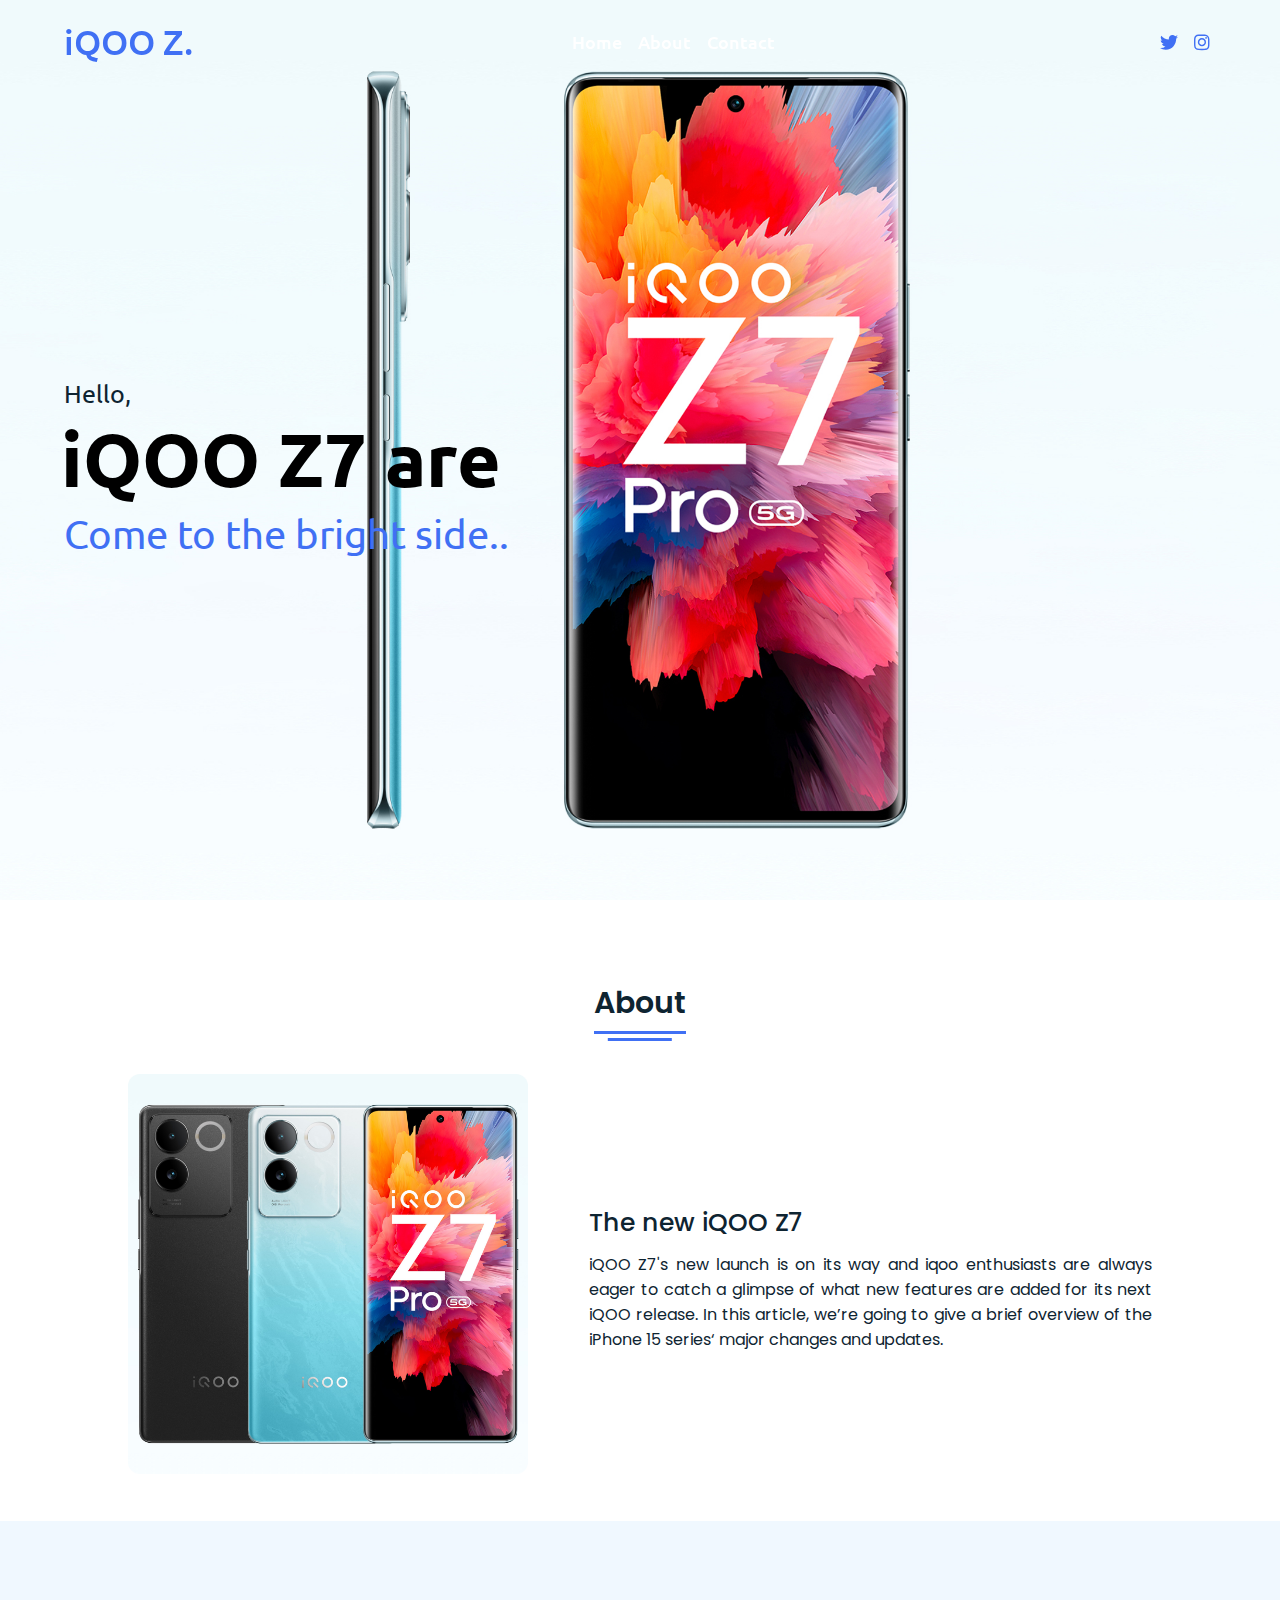
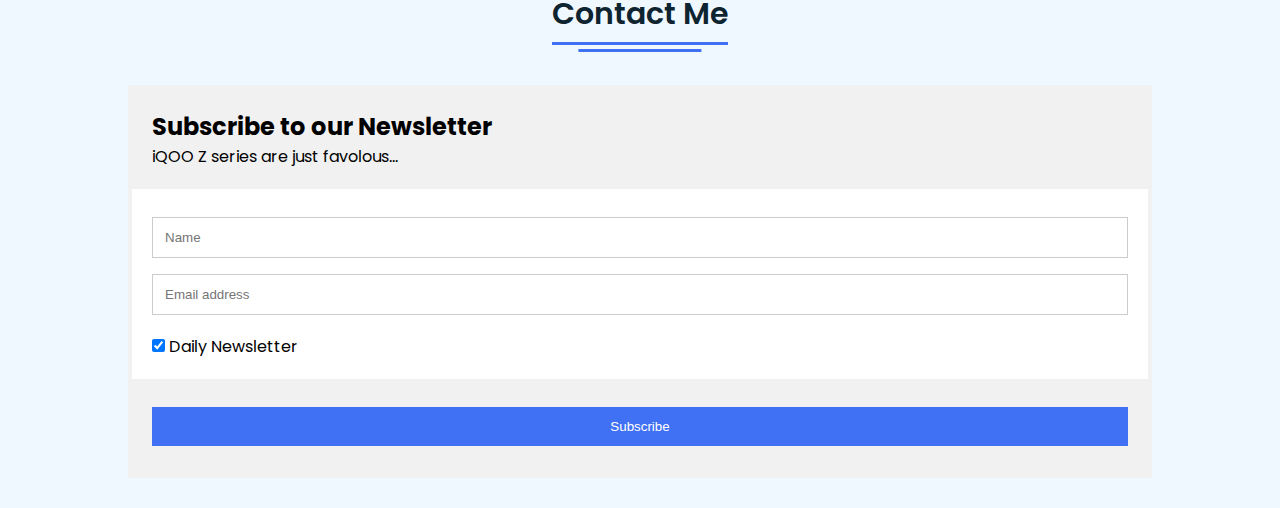
<file: Product-portfolio/index.html>
<!DOCTYPE html>
<!-- Website - www.codingnepalweb.com -->
<html lang="en" dir="ltr">
  <head>
    <meta charset="UTF-8" />
    <title>Product Portfolio</title>
    <link rel="stylesheet" href="style.css" />
    <!-- Fontawesome CDN Link -->
    <link rel="stylesheet" href="https://cdnjs.cloudflare.com/ajax/libs/font-awesome/5.15.2/css/all.min.css" />
    <meta name="viewport" content="width=device-width, initial-scale=1.0" />
  </head>
  <body>
    <!-- Move to up button -->
    <div class="scroll-button">
      <a href="#home"><i class="fas fa-arrow-up"></i></a>
    </div>
    <!-- navgaition menu -->
    <nav>
      <div class="navbar">
        <div class="logo"><a href="#">iQOO Z.</a></div>
        <ul class="menu">
          <li><a href="#home">Home</a></li>
          <li><a href="#about">About</a></li>
          <li><a href="#contact">Contact</a></li>
          <div class="cancel-btn">
            <i class="fas fa-times"></i>
          </div>
        </ul>
        <div class="media-icons">
          <a href="https://twitter.com/IqooInd"><i class="fab fa-twitter"></i></a>
          <a href="https://www.instagram.com/iqooind/"><i class="fab fa-instagram"></i></a>
        </div>
      </div>
      <div class="menu-btn">
        <i class="fas fa-bars"></i>
      </div>
    </nav>

    <!-- Home Section Start -->
    <section class="home" id="home">
      <div class="home-content">
        <div class="text">
          <div class="text-one">Hello,</div>
          <div class="text-two">iQOO Z7 are </div>
          <div class="text-three">Come to the bright side..</div>
        </div>
      </div>
    </section>
    
    <!-- About Section Start -->
    <section class="about" id="about">
      <div class="content">
        <div class="title"><span>About</span></div>
        <div class="about-details">
          <div class="left">
            <img src="gallery-pc-img1.jpg" alt="" />
          </div>
          <div class="right">
            <div class="topic">The new iQOO Z7</div>
            <p>
                iQOO Z7's new launch is on its way and iqoo enthusiasts are always eager to catch a glimpse of what new features are added for its next iQOO release. In this article, we’re going to give a brief overview of the iPhone 15 series‘ major changes and updates.
            </p>
        </div>
      </div>
      </div>
    </section>

    <!-- Contact Me section Start -->
    <section class="contact" id="contact">
      <div class="content">
        <div class="title"><span>Contact Me</span></div>
        <form action="action_page.php">
          <div class="container">
            <h2>Subscribe to our Newsletter</h2>
            <p>iQOO Z series are just favolous...</p>
          </div>
        
          <div class="container" style="background-color:white">
            <input type="text" placeholder="Name" name="name" required>
            <input type="text" placeholder="Email address" name="mail" required>
            <label>
              <input type="checkbox" checked="checked" name="subscribe"> Daily Newsletter
            </label>
          </div>
        
          <div class="container">
            <input type="submit" value="Subscribe">
          </div>
        </form>
      </div>
    </section>
    <script src="script.js"></script>
  </body>
</html>
</file>
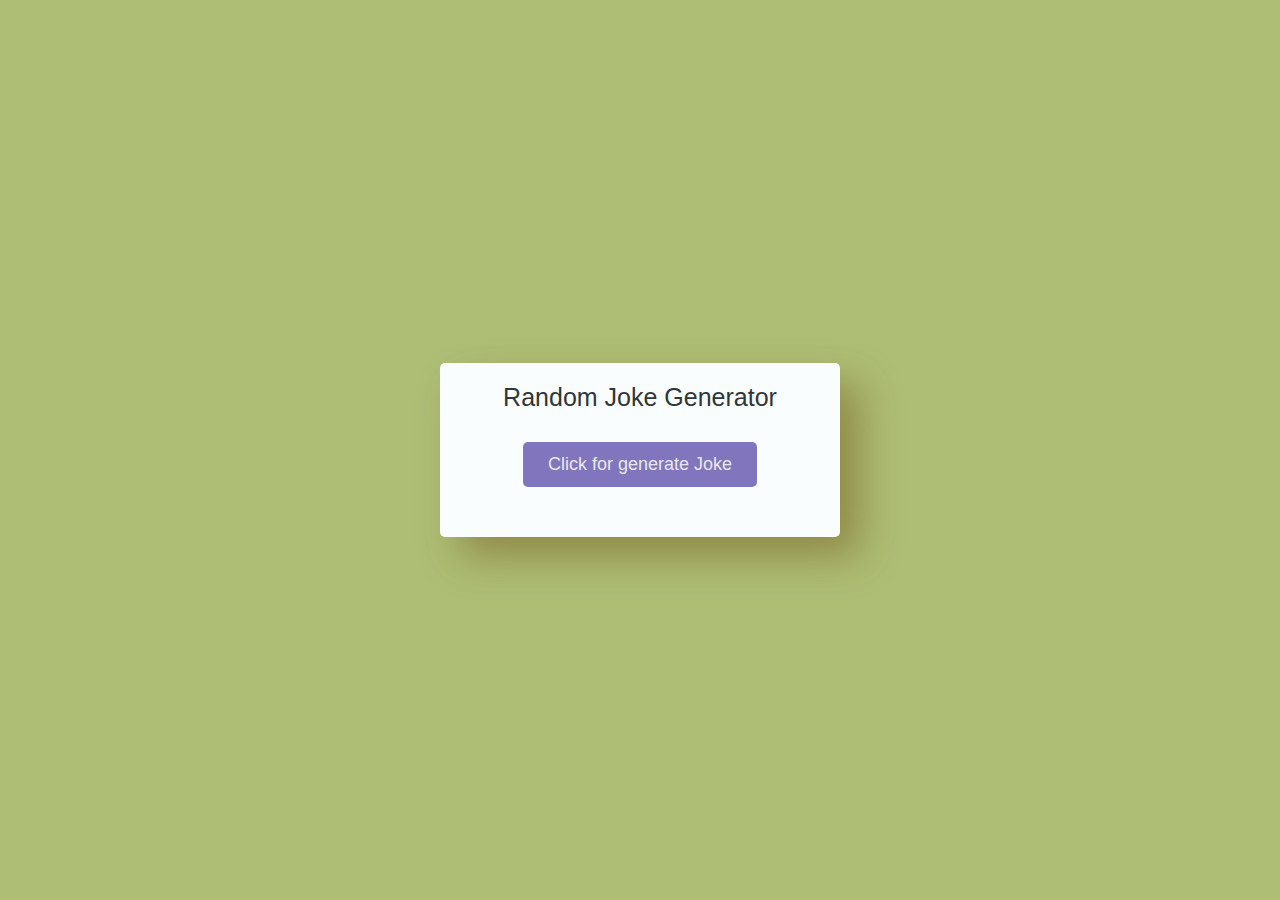
<file: Random-Joke_Generator/index.html>
<!DOCTYPE html>
<html lang="en">
<head>


    <meta name="viewport" content="width=device-width, initial-scale=1.0">
    <title>Random Joke Generator</title>

    <link rel="stylesheet" href="style.css">


</head>
<body>
    <div class="wrapper">
        <span>Random Joke Generator</span>
        <p id="joke"></p>
        <button id="btn">Click for generate Joke</button>
    </div>

  <script type="text/javascript" src="script.js"></script>
</body>
</html>
</file>
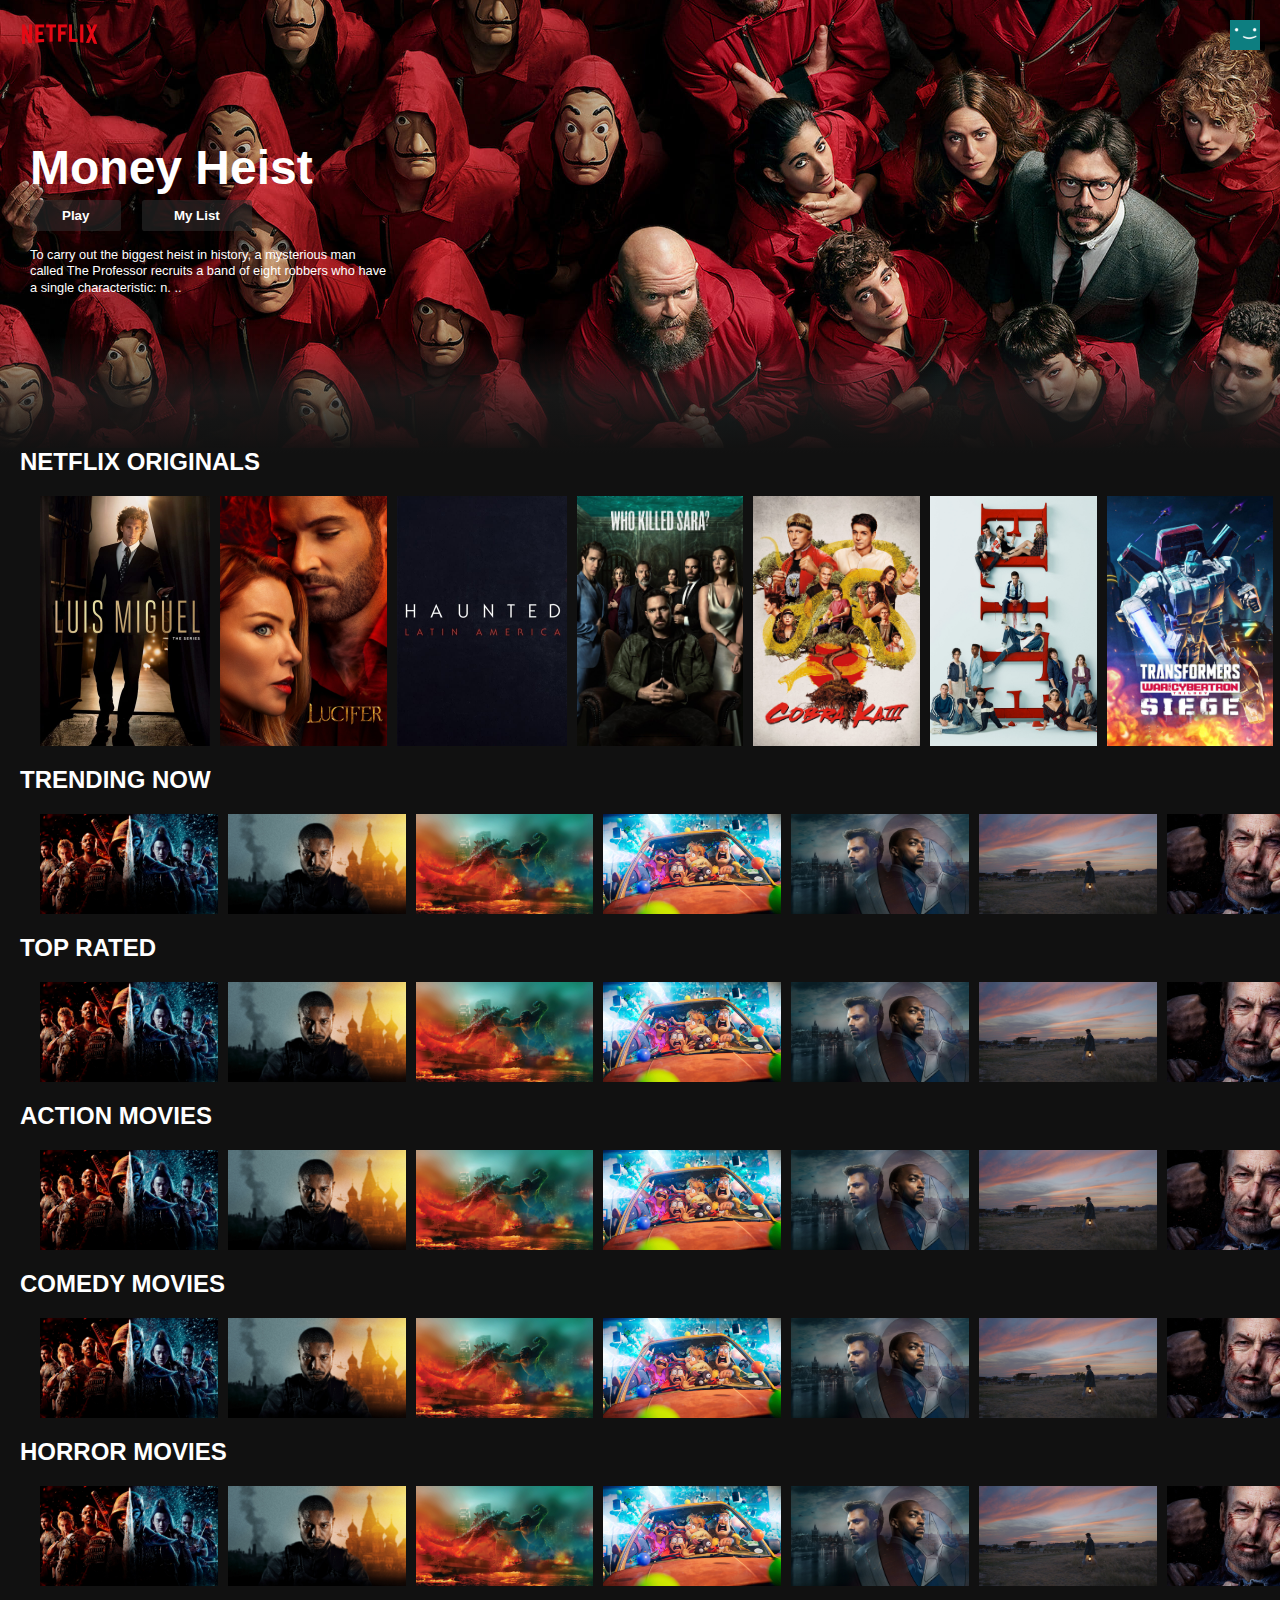
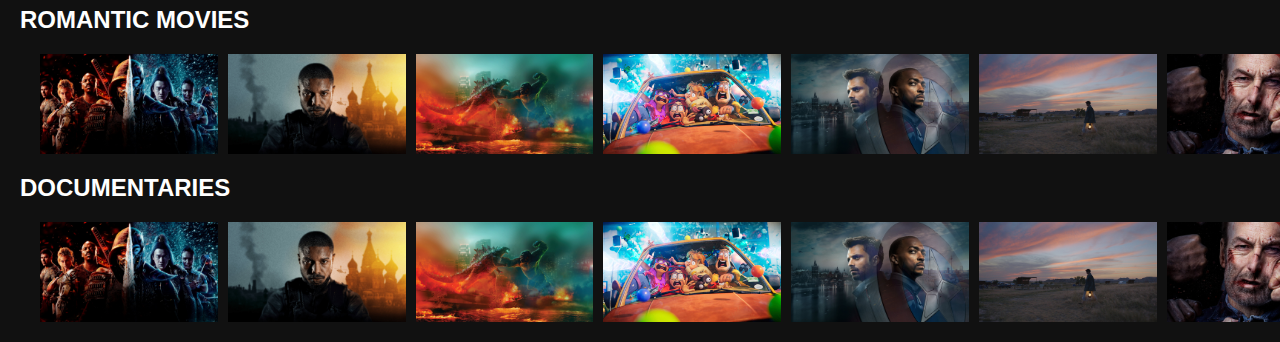
<file: Netflix-Clone/Netflix-Clone/index.html>
<!DOCTYPE html>
<html lang="en">
<head>
    <meta charset="UTF-8">
    <meta name="viewport" content="width=device-width, initial-scale=1.0">
    <title>NETFLIX CLONE</title>
    <link rel="stylesheet" href="./style.css" />
</head>
<body>

    <div class="nav" id="nav">
        <img src="netflix-logo.png" alt="logo" class="nav__logo">
        <img src="netflix-avatar.png" alt="logo" class="nav__avatar">
    </div>

    <!--Header-->
    <div class="banner">
        <div class="banner__contents">
            <h1 class="banner__title">Money Heist</h1>
            <div class="banner__buttons">
                <button class="banner__button">Play</button>
                <button class="banner__button">My List</button>
            </div>
            <div class="banner__description">
                To carry out the biggest heist in history, a mysterious man called The Professor recruits
a band of eight robbers who have a single characteristic: n. ..
            </div>
        </div>
    <div class="banner--fadeBottom"></div>
    </div>

    <!--NETFLIX ORIGINALS-->
    <div class="row">
        <H2>NETFLIX ORIGINALS</H2>
        <div class="row__posters">
            <img src="large-movie1.jpg" alt="Largemovie1" class="row__poster row__posterLarge">
            <img src="large-movie2.jpg" alt="Largemovie2" class="row__poster row__posterLarge">
            <img src="large-movie3.jpg" alt="Largemovie3" class="row__poster row__posterLarge">
            <img src="large-movie4.jpg" alt="Largemovie4" class="row__poster row__posterLarge">
            <img src="large-movie5.jpg" alt="Largemovie5" class="row__poster row__posterLarge">
            <img src="large-movie6.jpg" alt="Largemovie6" class="row__poster row__posterLarge">
            <img src="large-movie7.jpg" alt="Largemovie7" class="row__poster row__posterLarge">
            <img src="large-movie8.jpg" alt="Largemovie8" class="row__poster row__posterLarge">
            <img src="large-movie1.jpg" alt="Largemovie1" class="row__poster row__posterLarge">
            <img src="large-movie2.jpg" alt="Largemovie2" class="row__poster row__posterLarge">
            <img src="large-movie3.jpg" alt="Largemovie3" class="row__poster row__posterLarge">
            <img src="large-movie4.jpg" alt="Largemovie4" class="row__poster row__posterLarge">
            <img src="large-movie5.jpg" alt="Largemovie5" class="row__poster row__posterLarge">
            <img src="large-movie6.jpg" alt="Largemovie6" class="row__poster row__posterLarge">
            <img src="large-movie7.jpg" alt="Largemovie7" class="row__poster row__posterLarge">
            <img src="large-movie8.jpg" alt="Largemovie8" class="row__poster row__posterLarge">
        </div>
    </div>

    <!--Trending Now-->
    <div class="row">
        <H2>TRENDING NOW</H2>
        <div class="row__posters">
            <img src="small-movie1.jpg" alt="Smallmovie1" class="row__poster">
            <img src="small-movie2.jpg" alt="Smallmovie2" class="row__poster">
            <img src="small-movie3.jpg" alt="Smallmovie3" class="row__poster">
            <img src="small-movie4.jpg" alt="Smallmovie4" class="row__poster">
            <img src="small-movie5.jpg" alt="Smallmovie5" class="row__poster">
            <img src="small-movie6.jpg" alt="Smallmovie6" class="row__poster">
            <img src="small-movie7.jpg" alt="Smallmovie7" class="row__poster">
            <img src="small-movie8.jpg" alt="Smallmovie8" class="row__poster">
            <img src="small-movie1.jpg" alt="Smallmovie1" class="row__poster">
            <img src="small-movie2.jpg" alt="Smallmovie2" class="row__poster"
            <img src="small-movie3.jpg" alt="Smallmovie3" class="row__poster">
            <img src="small-movie4.jpg" alt="Smallmovie4" class="row__poster">
            <img src="small-movie5.jpg" alt="Smallmovie5" class="row__poster">
            <img src="small-movie6.jpg" alt="Smallmovie6" class="row__poster">
            <img src="small-movie7.jpg" alt="Smallmovie7" class="row__poster">
            <img src="small-movie8.jpg" alt="Smallmovie8" class="row__poster">
        </div>
    </div>

    <!--Top Rated-->
    <div class="row">
        <H2>TOP RATED</H2>
        <div class="row__posters">
            <img src="small-movie1.jpg" alt="Smallmovie1" class="row__poster">
            <img src="small-movie2.jpg" alt="Smallmovie2" class="row__poster">
            <img src="small-movie3.jpg" alt="Smallmovie3" class="row__poster">
            <img src="small-movie4.jpg" alt="Smallmovie4" class="row__poster">
            <img src="small-movie5.jpg" alt="Smallmovie5" class="row__poster">
            <img src="small-movie6.jpg" alt="Smallmovie6" class="row__poster">
            <img src="small-movie7.jpg" alt="Smallmovie7" class="row__poster">
            <img src="small-movie8.jpg" alt="Smallmovie8" class="row__poster">
            <img src="small-movie1.jpg" alt="Smallmovie1" class="row__poster">
            <img src="small-movie2.jpg" alt="Smallmovie2" class="row__poster">
            <img src="small-movie3.jpg" alt="Smallmovie3" class="row__poster">
            <img src="small-movie4.jpg" alt="Smallmovie4" class="row__poster">
            <img src="small-movie5.jpg" alt="Smallmovie5" class="row__poster">
            <img src="small-movie6.jpg" alt="Smallmovie6" class="row__poster">
            <img src="small-movie7.jpg" alt="Smallmovie7" class="row__poster">
            <img src="small-movie8.jpg" alt="Smallmovie8" class="row__poster">
        </div>
    </div>

    <!--Action Movies-->
    <div class="row">
        <H2>ACTION MOVIES</H2>
        <div class="row__posters">
            <img src="small-movie1.jpg" alt="Smallmovie1" class="row__poster">
            <img src="small-movie2.jpg" alt="Smallmovie2" class="row__poster">
            <img src="small-movie3.jpg" alt="Smallmovie3" class="row__poster">
            <img src="small-movie4.jpg" alt="Smallmovie4" class="row__poster">
            <img src="small-movie5.jpg" alt="Smallmovie5" class="row__poster">
            <img src="small-movie6.jpg" alt="Smallmovie6" class="row__poster">
            <img src="small-movie7.jpg" alt="Smallmovie7" class="row__poster">
            <img src="small-movie8.jpg" alt="Smallmovie8" class="row__poster">
            <img src="small-movie1.jpg" alt="Smallmovie1" class="row__poster">
            <img src="small-movie2.jpg" alt="Smallmovie2" class="row__poster">
            <img src="small-movie3.jpg" alt="Smallmovie3" class="row__poster">
            <img src="small-movie4.jpg" alt="Smallmovie4" class="row__poster">
            <img src="small-movie5.jpg" alt="Smallmovie5" class="row__poster">
            <img src="small-movie6.jpg" alt="Smallmovie6" class="row__poster">
            <img src="small-movie7.jpg" alt="Smallmovie7" class="row__poster">
            <img src="small-movie8.jpg" alt="Smallmovie8" class="row__poster">
        </div>
    </div>

    <!--Comedy Movies-->
    <div class="row">
        <H2>COMEDY MOVIES</H2>
        <div class="row__posters">
            <img src="small-movie1.jpg" alt="Smallmovie1" class="row__poster">
            <img src="small-movie2.jpg" alt="Smallmovie2" class="row__poster">
            <img src="small-movie3.jpg" alt="Smallmovie3" class="row__poster">
            <img src="small-movie4.jpg" alt="Smallmovie4" class="row__poster">
            <img src="small-movie5.jpg" alt="Smallmovie5" class="row__poster">
            <img src="small-movie6.jpg" alt="Smallmovie6" class="row__poster">
            <img src="small-movie7.jpg" alt="Smallmovie7" class="row__poster">
            <img src="small-movie8.jpg" alt="Smallmovie8" class="row__poster">
            <img src="small-movie1.jpg" alt="Smallmovie1" class="row__poster">
            <img src="small-movie2.jpg" alt="Smallmovie2" class="row__poster">
            <img src="small-movie3.jpg" alt="Smallmovie3" class="row__poster">
            <img src="small-movie4.jpg" alt="Smallmovie4" class="row__poster">
            <img src="small-movie5.jpg" alt="Smallmovie5" class="row__poster">
            <img src="small-movie6.jpg" alt="Smallmovie6" class="row__poster">
            <img src="small-movie7.jpg" alt="Smallmovie7" class="row__poster">
            <img src="small-movie8.jpg" alt="Smallmovie8" class="row__poster">
        </div>
    </div>

    <!--Horror Movies-->
    <div class="row">
        <H2>HORROR MOVIES</H2>
        <div class="row__posters">
            <img src="small-movie1.jpg" alt="Smallmovie1" class="row__poster">
            <img src="small-movie2.jpg" alt="Smallmovie2" class="row__poster">
            <img src="small-movie3.jpg" alt="Smallmovie3" class="row__poster">
            <img src="small-movie4.jpg" alt="Smallmovie4" class="row__poster">
            <img src="small-movie5.jpg" alt="Smallmovie5" class="row__poster">
            <img src="small-movie6.jpg" alt="Smallmovie6" class="row__poster">
            <img src="small-movie7.jpg" alt="Smallmovie7" class="row__poster">
            <img src="small-movie8.jpg" alt="Smallmovie8" class="row__poster">
            <img src="small-movie1.jpg" alt="Smallmovie1" class="row__poster">
            <img src="small-movie2.jpg" alt="Smallmovie2" class="row__poster">
            <img src="small-movie3.jpg" alt="Smallmovie3" class="row__poster">
            <img src="small-movie4.jpg" alt="Smallmovie4" class="row__poster">
            <img src="small-movie5.jpg" alt="Smallmovie5" class="row__poster">
            <img src="small-movie6.jpg" alt="Smallmovie6" class="row__poster">
            <img src="small-movie7.jpg" alt="Smallmovie7" class="row__poster">
            <img src="small-movie8.jpg" alt="Smallmovie8" class="row__poster">
        </div>
    </div>

    <!--Romantic Movies-->
    <div class="row">
        <H2>ROMANTIC MOVIES</H2>
        <div class="row__posters">
            <img src="small-movie1.jpg" alt="Smallmovie1" class="row__poster">
            <img src="small-movie2.jpg" alt="Smallmovie2" class="row__poster">
            <img src="small-movie3.jpg" alt="Smallmovie3" class="row__poster">
            <img src="small-movie4.jpg" alt="Smallmovie4" class="row__poster">
            <img src="small-movie5.jpg" alt="Smallmovie5" class="row__poster">
            <img src="small-movie6.jpg" alt="Smallmovie6" class="row__poster">
            <img src="small-movie7.jpg" alt="Smallmovie7" class="row__poster">
            <img src="small-movie8.jpg" alt="Smallmovie8" class="row__poster">
            <img src="small-movie1.jpg" alt="Smallmovie1" class="row__poster">
            <img src="small-movie2.jpg" alt="Smallmovie2" class="row__poster">
            <img src="small-movie3.jpg" alt="Smallmovie3" class="row__poster">
            <img src="small-movie4.jpg" alt="Smallmovie4" class="row__poster">
            <img src="small-movie5.jpg" alt="Smallmovie5" class="row__poster">
            <img src="small-movie6.jpg" alt="Smallmovie6" class="row__poster">
            <img src="small-movie7.jpg" alt="Smallmovie7" class="row__poster">
            <img src="small-movie8.jpg" alt="Smallmovie8" class="row__poster">
        </div>
    </div>

    <!--Documentaries-->
    <div class="row">
        <H2>DOCUMENTARIES</H2>
        <div class="row__posters">
            <img src="small-movie1.jpg" alt="Smallmovie1" class="row__poster">
            <img src="small-movie2.jpg" alt="Smallmovie2" class="row__poster">
            <img src="small-movie3.jpg" alt="Smallmovie3" class="row__poster">
            <img src="small-movie4.jpg" alt="Smallmovie4" class="row__poster">
            <img src="small-movie5.jpg" alt="Smallmovie5" class="row__poster">
            <img src="small-movie6.jpg" alt="Smallmovie6" class="row__poster">
            <img src="small-movie7.jpg" alt="Smallmovie7" class="row__poster">
            <img src="small-movie8.jpg" alt="Smallmovie8" class="row__poster">
            <img src="small-movie1.jpg" alt="Smallmovie1" class="row__poster">
            <img src="small-movie2.jpg" alt="Smallmovie2" class="row__poster">
            <img src="small-movie3.jpg" alt="Smallmovie3" class="row__poster">
            <img src="small-movie4.jpg" alt="Smallmovie4" class="row__poster">
            <img src="small-movie5.jpg" alt="Smallmovie5" class="row__poster">
            <img src="small-movie6.jpg" alt="Smallmovie6" class="row__poster">
            <img src="small-movie7.jpg" alt="Smallmovie7" class="row__poster">
            <img src="small-movie8.jpg" alt="Smallmovie8" class="row__poster">
        </div>
    </div>
    <script>
        const nav=document.getElementById('nav');

        window.addEventListener('scroll',()=>{
            if(window.scrollY >=100){
                nav.classList.add('nav__black')
            }else{
                nav.classList.remove('nav__black');
            }
        });
    </script>
</body>
</html>
</file>
<file: Product-portfolio/style.css>
/* Google Font CDN Link */
@import url('https://fonts.googleapis.com/css2?family=Poppins:wght@400;500;600;700&family=Ubuntu:wght@400;500;700&display=swap');
*{
  margin: 0;
  padding: 0;
  box-sizing: border-box;
  text-decoration: none;
  scroll-behavior: smooth;
}

/* Custom Scroll Bar CSS */
::-webkit-scrollbar {
    width: 10px;
}
::-webkit-scrollbar-track {
    background: #f1f1f1;
}
::-webkit-scrollbar-thumb {
    background: #6e93f7;
    border-radius: 12px;
    transition: all 0.3s ease;
}

::-webkit-scrollbar-thumb:hover {
    background: #4070f4;
}
/* navbar styling */
nav{
  position: fixed;
  width: 100%;
  padding: 20px 0;
  z-index: 998;
  transition: all 0.3s ease;
  font-family: 'Ubuntu', sans-serif;
}
nav.sticky{
  background: #4070f4;
  padding: 13px 0;
}
nav .navbar{
  width: 90%;
  display: flex;
  justify-content: space-between;
  align-items: center;
  margin: auto;
}
nav .navbar .logo a{
  font-weight: 500;
  font-size: 35px;
  color: #4070f4;
}
nav.sticky .navbar .logo a{
  color: #fff;
}
nav .navbar .menu{
  display: flex;
  position: relative;
}
nav .navbar .menu li{
  list-style: none;
  margin: 0 8px;
}
.navbar .menu a{
  font-size: 18px;
  font-weight: 500;
  color: white;
  padding: 6px 0;
  transition: all 0.4s ease;
}
.navbar .menu a:hover{
  color: #4070f4;
}
nav.sticky .menu a{
  color: #FFF;
}
nav.sticky .menu a:hover{
  color: #0E2431;
}
.navbar .media-icons a{
  color: #4070f4;
  font-size: 18px;
  margin: 0 6px;
}
nav.sticky .media-icons a{
  color: #FFF;
}

/* Side Navigation Menu Button CSS */
nav .menu-btn,
.navbar .menu .cancel-btn{
  position: absolute;
  color: #fff;
  right: 30px;
  top: 20px;
  font-size: 20px;
  cursor: pointer;
  transition: all 0.3s ease;
  display: none;
}
nav .menu-btn{
  color: #4070f4;
}
nav.sticky .menu-btn{
  color: #FFF;
}
.navbar .menu .menu-btn{
  color: #fff;
}

/* home section styling */
.home{
  height: 100vh;
  width: 100%;
  background: url("gallery-pc-img3.jpg") no-repeat;
  background-size: cover;
  background-position: center;
  background-attachment: fixed;
  font-family: 'Ubuntu', sans-serif;
}
.home .home-content{
  width: 90%;
  height: 100%;
  margin: auto;
  display: flex;
  flex-direction: column;
  justify-content: center;
}
.home .text-one{
  font-size: 25px;
  color: #0E2431;
}
.home .text-two{
  color: black;
  font-size: 75px;
  font-weight: 600;
  margin-left: -3px;
}
.home .text-three{
  font-size: 40px;
  margin: 5px 0;
  color: #4070f4;
}
.home .text-four{
  font-size: 23px;
  margin: 5px 0;
  color: #0E2431;
}
.home .button{
  margin: 14px 0;
}
.home .button button{
  outline: none;
  padding: 8px 16px;
  border-radius: 6px;
  font-size: 25px;
  font-weight: 400;
  background: #4070f4;
  color: #fff;
  cursor: pointer;
  border: 2px solid transparent;
  transition: all 0.4s ease;
}
.home .button button:hover{
  border-color: #4070f4;
  background-color: #fff;
  color: #4070f4;
}

/* About Section Styling */
/* Those Elements Where We Have Apply Same CSS,
 I'm Selecting Directly 'Section Tag' and 'Class'  */
section{
  padding-top: 40px;
}
section .content{
  width: 80%;
  margin: 40px auto;
  font-family: 'Poppins', sans-serif;
}
.about .about-details{
  display: flex;
  justify-content: space-between;
  align-items: center;
}
section .title{
  display: flex;
  justify-content: center;
  margin-bottom: 40px;
}
section .title span{
  color: #0E2431;
  font-size: 30px;
  font-weight: 600;
  position: relative;
  padding-bottom: 8px;
}
section .title span::before,
section .title span::after{
  content: '';
  position: absolute;
  height: 3px;
  width: 100%;
  background: #4070f4;
  left: 0;
  bottom: 0;
}
section .title span::after{
  bottom: -7px;
  width: 70%;
  left: 50%;
  transform: translateX(-50%);
}
.about .about-details .left{
  width: 45%;
}
.about .left img{
  height: 400px;
  width: 400px;
  object-fit: cover;
  border-radius: 12px;
}
.about-details .right{
  width: 55%;
}
section  .topic{
  color: #0E2431;
  font-size: 25px;
  font-weight: 500;
  margin-bottom: 10px;
}
.about-details .right p{
  text-align: justify;
  color: #0E2431;
}
section .button{
  margin: 16px 0;
}
section .button button{
  outline: none;
  padding: 8px 16px;
  border-radius: 4px;
  font-size: 25px;
  font-weight: 400;
  background: #4070f4;
  color: #fff;
  border: 2px solid transparent;
  cursor: pointer;
  transition: all 0.4s ease;
}
section .button button:hover{
  border-color: #4070f4;
  background-color: #fff;
  color: #4070f4;
}
/* Contact Me CSS */
.contact{
  background: #F0F8FF;
}
.contact .content{
  margin: 0 auto;
  padding: 30px 0;
}
.contact .text{
  width: 80%;
  text-align: center;
  margin: auto;
}

/* Scroll TO Top Button CSS */
.scroll-button a{
  position: fixed;
  bottom: 20px;
  right: 20px;
  color: #fff;
  background: #4070f4;
  padding: 7px 12px;;
  font-size: 18px;
  border-radius: 6px;
  box-shadow: rgba(0, 0, 0, 0.15);
  display: none;
}

/* Responsive Media Query */
@media (max-width: 1190px) {
  section .content{
    width: 85%;
  }
}
@media (max-width: 1000px) {
  .about .about-details{
    justify-content: center;
    flex-direction: column;
  }
  .about .about-details .left{
    display: flex;
    justify-content: center;
    width: 100%;
  }
  .about-details .right{
    width: 90%;
    margin: 40px 0;
  }
  .services .boxes .box{
    margin: 20px 0;
    width: calc(100% / 2 - 20px);
  }
}
@media (max-width: 900px) {
  .about .left img{
    height: 350px;
    width: 350px;
  }
}

@media (max-width: 750px) {
  nav .navbar{
    width: 90%;
  }
  nav .navbar .menu{
    position: fixed;
    left: -100%;
    top: 0;
    background: #0E2431;
    height: 100vh;
    max-width: 400px;
    width: 100%;
    padding-top: 60px;
    flex-direction: column;
    align-items: center;
    transition: all 0.5s ease;
  }
  .navbar.active .menu{
    left: 0;
  }
  nav .navbar .menu a{
    font-size: 23px;
    display: block;
    color: #fff;
    margin: 10px 0;
  }
  nav.sticky .menu a:hover{
    color: #4070f4;
  }
  nav .navbar .media-icons{
    display: none;
  }
  nav .menu-btn,
  .navbar .menu .cancel-btn{
    display: block;
  }
  .home .text-two{
    font-size: 65px;
  }
  .home .text-three{
    font-size: 35px;
  }
  .skills .skills-details{
    align-items: center;
    justify-content: center;
    flex-direction: column;
  }
  .skills-details .text{
    width: 100%;
    margin-bottom: 50px;
  }
  .skills-details .boxes{
    justify-content: center;
    align-items: center;
    width: 100%;
  }
  .services .boxes .box{
    margin: 20px 0;
    width: 100%;
  }
  .contact .text{
    width: 100%;
}
}

@media (max-width: 500px){
  .home .text-two{
    font-size: 55px;
  }
  .home .text-three{
    font-size: 33px;
  }
  .skills-details .boxes .per{
    font-size: 50px;
    color: #4070f4;
  }
}
form {
  border: 4px solid #f1f1f1;
}

/* Add some padding and a grey background color to containers */
.container {
  padding: 20px;
  background-color: #f1f1f1;
}

/* Style the input elements and the submit button */
input[type=text], input[type=submit] {
  width: 100%;
  padding: 12px;
  margin: 8px 0;
  display: inline-block;
  border: 1px solid #ccc;
  box-sizing: border-box;
}

/* Add margins to the checkbox */
input[type=checkbox] {
  margin-top: 16px;
}

/* Style the submit button */
input[type=submit] {
  background-color: #4070f4;
  color: white;
  border: none;
}

input[type=submit]:hover {
  opacity: 0.8;
}
</file>
<file: Random-Joke_Generator/style.css>
*{
    padding: 0;
    margin: 0;
    box-sizing: border-box;
    font-family: "Rubik",sans-serif;
}
body{
    background-color: #aebe75;
}
.wrapper{
    width: 400px;
    padding: 50px 40px;
    background-color: #fafdfd;
    position: absolute;
    transform: translate(-50%, -50%);
    top: 50%;
    left: 50%;
    border-radius: 5px;
    box-shadow: 20px 20px 40px rgba(97,63,0,0.4);
}
span{
    display: block;
    text-align: center;
    margin-top: -30px;
    color:#303639;
    font-size: 25px;
    font-family: sans-serif;
    font-weight: 500;
}
p{
    font-size: 16px;


    box-shadow: 0 0 20px #d7b0c0;

    font-weight: 400;
    text-align: center;
    word-wrap: break-word;
    line-height: 35px;
    margin: 30px 0;
    opacity: 0;
}
.fade{
    opacity: 1;
    transition: opacity 0.1s;
}
button{
    display: block;
    background-color: #8175be;
    border: none;
    padding: 5px;
    font-size: 18px;
    color: #e7e7ec;
    font-weight: 500;
    padding: 12px 25px;
    margin: 0 auto;
    border-radius: 5px;
    cursor: pointer;
    outline: none;
}
</file>
<file: Netflix-Clone/Netflix-Clone/style.css>
*{
    margin: 0;
    box-sizing:border-box;
}

body{
    font-family: Arial, Helvetica, sans-serif;
    background-color:#111;
}

.row__poster{
    width: 100%;
    object-fit: contain;
    max-height: 100px;
    margin-right: 10px;
    transition: transform 450ms;
}

.row__posters{
    display: flex;
    overflow-y: hidden;
    overflow-x: scroll;
    padding: 20px;
}

.row__poster:hover{
    transform: scale(1.08);
}

.row__posters::-webkit-scrollbar{
    display: none;
}

.row__posterLarge{
    max-height: 250px;
}

.row__posterLarge:hover{
    transform: scale(1.09);
}

.row{
    color: white;
    margin-left: 20px;
}

.banner{
    background-image: url('banner.jpg');
    background-size: cover;
    background-position: center center;
    color: white;
    object-fit: contain;
    height: 448px;
}

.banner__contents{
    margin-left: 30px;
    padding-top: 140px;
    height: 190px;
}

.banner__title{
    font-size: 3rem;
    font-weight: 800;
    padding-bottom: 0.3rem;
}

.banner__description{
    width: 45rem;
    line-height: 1.3;
    padding-top: 1rem;
    font-size: 0.8rem;
    max-width: 360px;
    height: 180px;
}

.banner__button{
    cursor: pointer;
    color: #fff;
    outline: none;
    border: none;
    font-weight: 700;
    border-radius: 0.2vw;
    padding-left: 2rem;
    padding-right: 2rem;
    margin-right: 1rem;
    padding-top: .5rem;
    padding-bottom: .5rem;
    background-color: rgba(51,51,51,0.5);
}

.banner__button:hover{
    color: #000;
    background-color: #e6e6e6;
    transition: all 0.2s;
}

.banner--fadeBottom{
    margin-top: 145px;
    height: 7.4rem;
    background-image: linear-gradient(180deg,transparent,rgba(37,37,37,0.61), #111);

}

.nav__logo{
    width: 80px;
    object-fit: contain;
}

.nav__avatar{
    width: 30px;
    object-fit: contain;
}

.nav{
    position:fixed;
    top: 0;
    width: 100%;
    display: flex;
    justify-content: space-between;
    padding: 20px;
    z-index: 1;
    transition-timing-function: ease-in;
    transition: all 0.5s;
}

.nav__black{
    background-color: #111;
}
</file>
